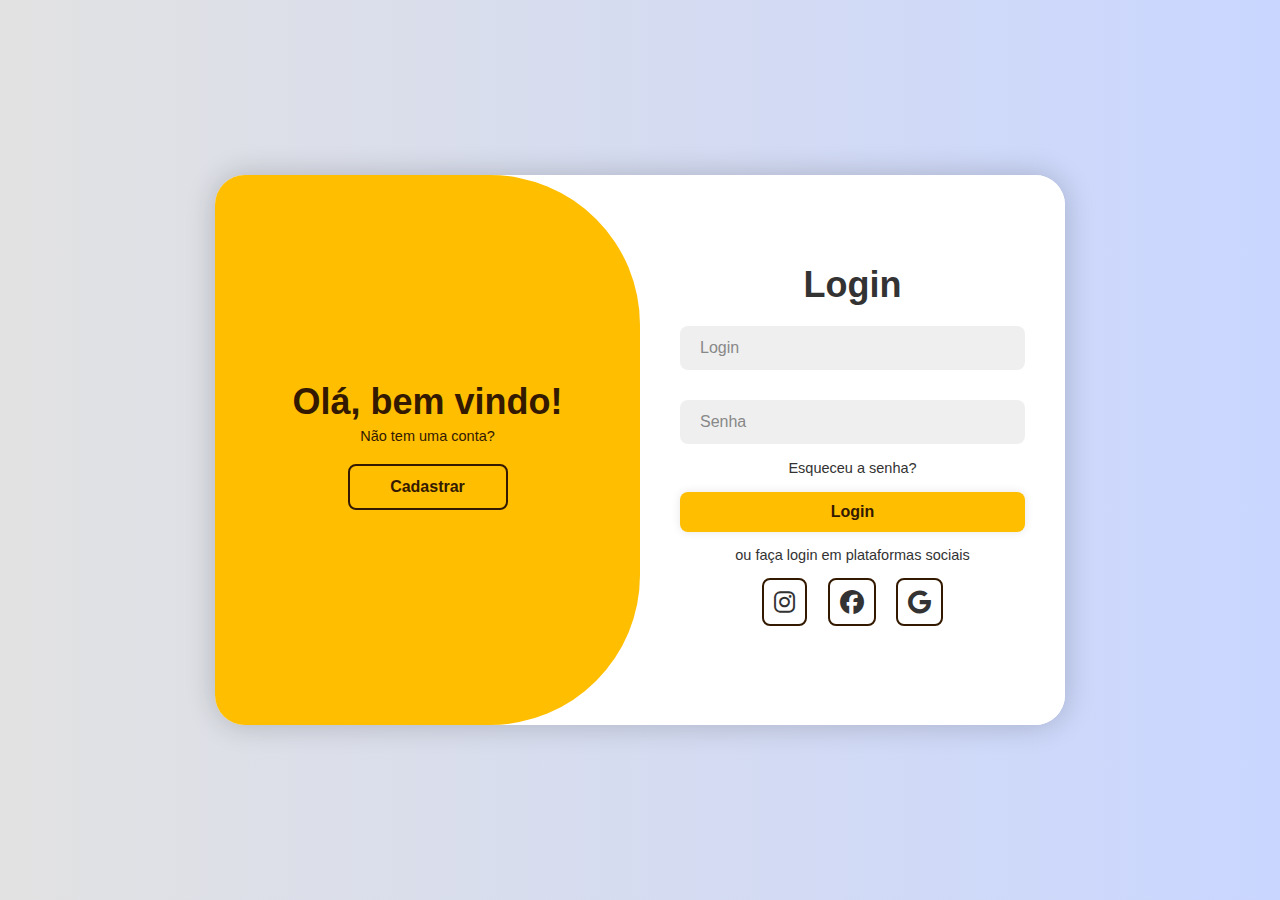
<file: Codificando/MaVi Grafica/Page HTML/Register.html>
<!DOCTYPE html>
<html lang="pt-br">
<head>
    <meta charset="UTF-8">
    <meta name="viewport" content="width=device-width, initial-scale=1.0">
    <meta author="Patrick Ferreira">
    <link rel="icon" type="image/png" href="../imagem/Logo_MaVi.jpg">
    <link rel="stylesheet" href="/Codificando/MaVi Grafica/Page CSS/style_Register.css">
 <link href='https://cdn.boxicons.com/3.0.5/fonts/basic/boxicons.min.css' rel='stylesheet'> <!--Este link está pegando os icones de Login,senha e Email-->
  <link rel="stylesheet" href="https://cdnjs.cloudflare.com/ajax/libs/font-awesome/6.5.0/css/all.min.css"><!--Este link está pegando os icones de Facebook, Instagram e Google-->
    <title>Login</title>
</head>
<body>
    
    <div class="container">
        <div class="form-box login">
            <form action="">
                <h1>Login</h1>
                <div class="input-box">
                    <input type="text" placeholder="Login" required>
                  <i class='bxr bxs-user'></i>               
                </div>
                 <div class="input-box">
                     <input type="password" placeholder="Senha" required>
                    <i class="bx bxs-lock"></i>
                 </div>

                 <div class="forgot-link">
                     <a href="¨#">Esqueceu a senha?</a>
                </div>
                   <button type="submit" class="btn">Login</button>
                   <p>ou faça login em plataformas sociais</p>
                   <div class="social-icons">
                        <a href="#"><i class="fa-brands fa-instagram"></i> </a>
                        <a href="#"><i class="fa-brands fa-facebook"></i></a>
                        <a href="#"><i class="fa-brands fa-google"></i></a>
                        
                   </div>
                
            </form>
        </div>

        <div class="form-box register">
            <form action="">
                <h1>Cadastrar</h1>
                <div class="input-box">
                    <input type="text" placeholder="Usuario" required>
                  <i class='bxr bxs-user'></i>               
                </div>
                <div class="input-box">
                    <input type="text" placeholder="Email" required>
                  <i class='bx bxs-envelope'></i>               
                </div>
                 <div class="input-box">
                     <input type="password" placeholder="Senha" required>
                    <i class="bx bxs-lock"></i>
                 </div>
                   <button type="submit" class="btn">Cadastrar</button>
                   <p>ou faça cadastro em plataformas sociais</p>
                   <div class="social-icons">
                     <a href="#"><i class="fa-brands fa-instagram"></i> </a>
                        <a href="#"><i class="fa-brands fa-facebook"></i></a>
                        <a href="#"><i class="fa-brands fa-google"></i></a>
                        
                   </div>
            </form>
        </div>

        <div class="toggle-box">
            <div class="toggle-panel toggle-left">
                <h1>Olá, bem vindo!</h1>
                <p>Não tem uma conta?</p>
                <button class="btn register-btn"> Cadastrar</button>
            </div>
            <div class="toggle-panel toggle-right">
                <h1>Bem vindo de volta!</h1>
                <p>Ja possui uma conta?</p>
                <button class="btn login-btn">Login</button>
                <a href="index.html"><button>Voltar pra tela principal</button></a> <!--Lembrar de tirar isso, só esta aqui para ter um botao para voltar pra tela index.html, por enquanto-->
            </div>
        </div>
    </div>

    <script src="/Codificando/MaVi Grafica/Page JS/function.js"></script>
    
</body>
</html>
</file>
<file: Codificando/MaVi Grafica/Page CSS/style_Register.css>
*{
    margin: 0;
    padding: 0;
    box-sizing: border-box;
    font-family: 'Poppins', sans-serif;
}

body{
    display: flex;
    justify-content: center;
    align-items: center;
    min-height: 100vh;
    background: linear-gradient(90deg, #e2e2e2, #c9d6ff);
}

.container{
    position: relative;
    width: 850px;
    height: 550px;
    background: #ffff;
    border-radius: 30px;
    box-shadow: 0 0 30px rgba(0,0,0,.2);
    overflow: hidden;
}

.form-box{
    position: absolute;
    right: 0;
    width: 50%;
    height: 100%;
    background: #ffff;
    display: flex;
    align-items: center;
    color: #333;
    text-align: center;
    padding: 40px;
    z-index: 1;
    transition: .6s ease-in-out 1.2s, visbility 0s 1s;
}

.container.active .form-box{
    right: 50%;
}

.form-box.register{
    visibility: hidden;
}

.container.active .form-box.register{
    visibility: visible;
}


form{
    width: 100%;
}

.container h1{
    font-size: 36px;
    margin: -10px 0;
}

.input-box{
    position: relative;
    margin: 30px 0;   
}

.input-box input{
    width: 100%;
    padding: 13px 50px 13px 20px;
    background: #eeee;
    border-radius: 8px;
    border: none;
    outline: none;
    font-size: 16px;
    color: #333;
    font-weight: 500;
}

.input-box input::placeholder{
    color: #888;
    font-weight: 400;
}

.input-box i{
    position: absolute;
    right: 20px;
    top: 50%;
    transform: translateY(-50%);
    font-size: 20px;
    color: #888;
}

.forgot-link{
    margin: -15px 0 15px;
}

.forgot-link a{
    font-size: 14.5px;
    color: #333;
    text-decoration: none;
}

.btn{
    width: 100%;
    height: 40px;
    background: #ffbe00;
    border-radius: 8px;
    box-shadow: 0 0 10px rgba(0, 0, 0, .1);
    border: none;
    cursor: pointer;
    font-size: 16px;
    color: #331900;
    font-weight: 600;
}

.container p{
    font-size: 14.5px;
    margin: 15px 0;
}

.social-icons a{
    display: inline-flex;
    padding: 10px;
    border: 2px solid #331900;
    border-radius: 8px;
    font-size: 24px;
    color: #333;
    text-decoration: none;
    margin: 0 8px;

}

.toggle-box{
    padding: absolute;
    width: 100%;
    height: 100%;
}

.toggle-box::before{
    content: "";
    position: absolute;
    left: -250%;
    width: 300%;
    height: 100%;
    background: #ffbe00 ;    
    border-radius: 150px;
    z-index: 2;
    transition: 1.8s ease-in-out;   
}

.container.active .toggle-box::before{
    left: 50%;
}

.toggle-panel{
    position: absolute;
    width: 50%;
    height: 100%;
    color: #331900;
    display: flex;
    flex-direction: column;
    justify-content: center;
    align-items: center;
    z-index: 2;
    transition: .6s ease-in-out;
}

.toggle-panel.toggle-left{
    left: 0;
    transition-delay: 1.2s;
}

.container.active .toggle-panel.toggle-left{
    left: -50%;
    transition-delay: .6s;
}

.toggle-panel.toggle-right{
    right: -50%;
    transition-delay: .6s;
}

.container.active .toggle-panel.toggle-right{
    right: 0;
    transition-delay: 1.2s;

}

.toggle-panel p{
     margin-bottom: 20px;
}

.toggle-panel .btn{
    width: 160px;
    height: 46px;
    background: transparent;    
    border: 2px solid #331900;
    box-shadow: none;
}


@media screen and (max-widht:650px){
    .container{
        height: calc(100vh - 40px);
    }

    .form-box{
        background: purple;
    }
}
</file>
